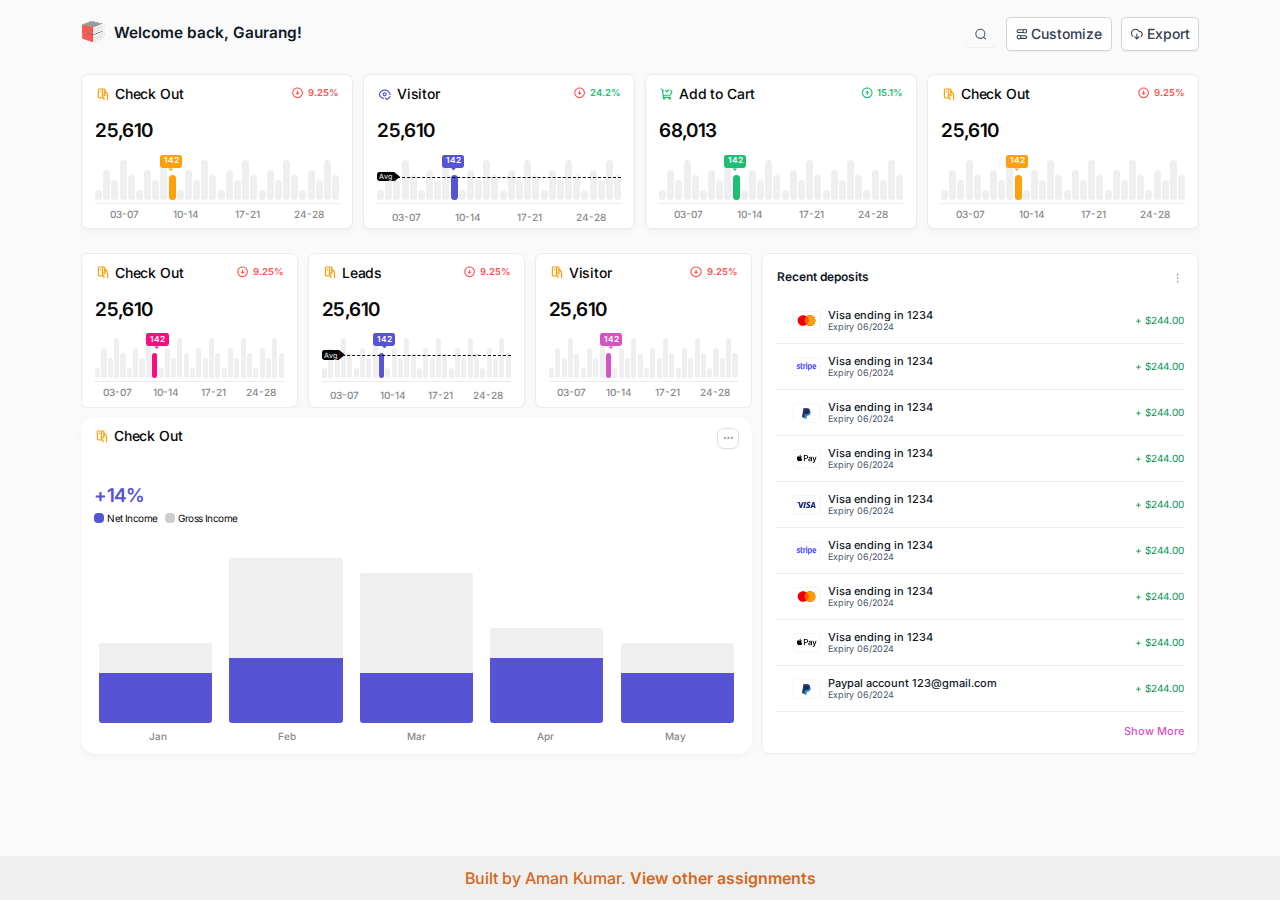
<file: DashboardDesign/index.html>
<!DOCTYPE html>
<html lang="en">
  <head>
    <meta charset="UTF-8" />
    <meta name="viewport" content="width=device-width, initial-scale=1.0" />

    <!-- import Google Fonts: Inter and SF Pro -->
    <link
      rel="stylesheet"
      href="https://fonts.googleapis.com/css2?family=Inter:wght@400;500;600;700&display=swap"
    />

    <!-- import font awesome -->
    <link
      rel="stylesheet"
      href="https://cdnjs.cloudflare.com/ajax/libs/font-awesome/5.15.3/css/all.min.css"
    />
    <link rel="stylesheet" href="styles/header.css" />
    <link rel="stylesheet" href="styles/data.css" />
    <link rel="stylesheet" href="styles/masonry.css" />
    <title>GlobalRank</title>
  </head>
  <body>
    <div class="main">
      <section class="header">
        <div class="logo">
          <img src="images/cb_half_grey with clear space 1.png" alt="" />
        </div>
        <div class="header-interaction">
          <div class="left-header">
            <div class="welcome">Welcome back, Gaurang!</div>
          </div>
          <div class="right-header">
            <div class="search button">
              <img src="images/search-lg.svg" alt="" class="search-icon" />
            </div>
            <div class="customize button">
              <img src="images/settings-03.svg" alt="" class="customize-icon" />
              <span>Customize</span>
            </div>

            <div class="export button">
              <img
                src="images/download-cloud-02.svg"
                alt=""
                class="export-icon"
              />
              <span>Export</span>
            </div>
          </div>
        </div>
      </section>
      <section class="data-charts">
        <div class="chart card">
          <div class="chart-header">
            <div class="chart-header-left">
              <svg
                xmlns="http://www.w3.org/2000/svg"
                width="15"
                height="15"
                viewBox="0 0 15 15"
                fill="none"
              >
                <path
                  d="M9.91821 6.45411L9.91821 2.88681C9.91821 2.39426 9.51893 1.99498 9.02639 1.99498L4.26998 1.99498C3.77744 1.99498 3.37816 2.39426 3.37816 2.88681L3.37816 10.0214C3.37816 10.514 3.77744 10.9132 4.26998 10.9132L8.72911 10.9132"
                  stroke="#FF9F0A"
                  stroke-width="1.1891"
                  stroke-linejoin="round"
                />
                <path
                  d="M7.54001 1.99498L7.54001 7.94048"
                  stroke="#FF9F0A"
                  stroke-width="1.1891"
                />
                <path
                  d="M5.45908 4.37317L5.45908 4.86863"
                  stroke="#FF9F0A"
                  stroke-width="1.1891"
                  stroke-linecap="round"
                />
                <path
                  d="M9.02639 12.6969V11.5078L7.32406 9.07588C7.10509 8.76307 7.14229 8.3382 7.4123 8.0682V8.0682C7.66322 7.81727 8.05103 7.76534 8.35913 7.9414L9.91822 8.8323V4.0759L10.9973 5.03506C12.0127 5.93767 12.5937 7.23143 12.5937 8.59004V12.6969"
                  stroke="#FF9F0A"
                  stroke-width="1.1891"
                  stroke-linecap="round"
                  stroke-linejoin="round"
                />
              </svg>

              <div class="chart-title">Check Out</div>
            </div>
            <div class="chart-header-right">
              <img src="images/Frame.svg" alt="" class="chart-logo" />

              <div class="percentage red">9.25%</div>
            </div>
          </div>
          <div class="chart-body">
            <div class="chart-main-value">25,610</div>
            <div class="data-plot">
              <div class="data-chart-area">
                <div class="data-bars">
                  <div class="bar-grey bar1"></div>
                  <div class="bar-grey bar2"></div>
                  <div class="bar-grey bar3"></div>
                  <div class="bar-grey bar4"></div>
                  <div class="bar-grey bar5"></div>
                  <div class="bar-grey bar1"></div>
                  <div class="bar-grey bar2"></div>
                  <div class="bar-grey bar3"></div>
                  <div class="bar-grey bar4"></div>
                  <div class="bar-grey bar-orange bar5">
                    <div class="data-tag">
                      <div class="data-tag-box">142</div>
                      <svg
                        xmlns="http://www.w3.org/2000/svg"
                        width="6"
                        height="3"
                        viewBox="0 0 6 3"
                        fill="none"
                      >
                        <path
                          d="M3.19986 2.48798C2.96768 2.72016 2.59123 2.72016 2.35904 2.48798L0.401251 0.530185L5.15765 0.530185L3.19986 2.48798Z"
                          fill="#FF9F0A"
                        />
                      </svg>
                    </div>
                  </div>
                  <div class="bar-grey bar1"></div>
                  <div class="bar-grey bar2"></div>
                  <div class="bar-grey bar3"></div>
                  <div class="bar-grey bar4"></div>
                  <div class="bar-grey bar5"></div>
                  <div class="bar-grey bar1"></div>
                  <div class="bar-grey bar2"></div>
                  <div class="bar-grey bar3"></div>
                  <div class="bar-grey bar4"></div>
                  <div class="bar-grey bar5"></div>
                  <div class="bar-grey bar1"></div>
                  <div class="bar-grey bar2"></div>
                  <div class="bar-grey bar3"></div>
                  <div class="bar-grey bar4"></div>
                  <div class="bar-grey bar5"></div>
                  <div class="bar-grey bar1"></div>
                  <div class="bar-grey bar2"></div>
                  <div class="bar-grey bar3"></div>
                  <div class="bar-grey bar4"></div>
                  <div class="bar-grey bar5"></div>

                  <!-- <div class="data-tag">
                    <div class="data-tag-box">142</div>
                    <svg
                      xmlns="http://www.w3.org/2000/svg"
                      width="6"
                      height="3"
                      viewBox="0 0 6 3"
                      fill="none"
                    >
                      <path
                        d="M3.19986 2.48798C2.96768 2.72016 2.59123 2.72016 2.35904 2.48798L0.401251 0.530185L5.15765 0.530185L3.19986 2.48798Z"
                        fill="#FF9F0A"
                      />
                    </svg>
                  </div> -->
                </div>
                <hr class="chart-divider" />
              </div>
              <div class="x-labels">
                <div class="label-box">03-07</div>
                <div class="label-box">10-14</div>
                <div class="label-box">17-21</div>
                <div class="label-box">24-28</div>
              </div>
            </div>
          </div>
        </div>
        <div class="chart card">
          <div class="chart-header">
            <div class="chart-header-left">
              <svg xmlns="http://www.w3.org/2000/svg" width="15" height="15" viewBox="0 0 15 15" fill="none">
  <path d="M13.0052 7.34594C12.2599 4.92785 10.1458 3.18408 7.65424 3.18408C5.16268 3.18408 3.04862 4.92785 2.30328 7.34594C2.9266 9.36814 4.50715 10.9187 6.46521 11.3723" stroke="#5654D4" stroke-width="1.1891" stroke-linecap="round" stroke-linejoin="round"/>
  <circle cx="7.65422" cy="7.34593" r="1.48638" stroke="#5654D4" stroke-width="1.1891" stroke-linejoin="round"/>
  <path d="M8.54608 11.2106L10.0325 12.6969L13.0052 9.7242" stroke="#5654D4" stroke-width="1.1891" stroke-linecap="round" stroke-linejoin="round"/>
</svg>

              <div class="chart-title">Visitor</div>
            </div>
            <div class="chart-header-right">
              <img src="images/Frame.svg" alt="" class="chart-logo" />

              <div class="percentage green-text">24.2%</div>
            </div>
          </div>
          <div class="chart-body">
            <div class="chart-main-value">25,610</div>
            <div class="data-plot">
              <div class="data-chart-area">
                <div class="data-bars">
                  <div class="bar-grey bar1"></div>
                  <div class="bar-grey bar2"></div>
                  <div class="bar-grey bar3"></div>
                  <div class="bar-grey bar4"></div>
                  <div class="bar-grey bar5"></div>
                  <div class="bar-grey bar1"></div>
                  <div class="bar-grey bar2"></div>
                  <div class="bar-grey bar3"></div>
                  <div class="bar-grey bar4"></div>
                  <div class="bar-grey blue bar5">
                    <div class="data-tag">
                      <div class="data-tag-box blue">142</div>
                      <svg
                        xmlns="http://www.w3.org/2000/svg"
                        width="5"
                        height="3"
                        viewBox="0 0 5 3"
                        fill="none"
                      >
                        <path
                          d="M2.8754 2.02801C2.64321 2.2602 2.26676 2.2602 2.03458 2.02801L0.0767877 0.0702236L4.83319 0.070224L2.8754 2.02801Z"
                          fill="#5654D4"
                        />
                      </svg>
                    </div>
                  </div>

                  <div class="bar-grey bar1"></div>
                  <div class="bar-grey bar2"></div>
                  <div class="bar-grey bar3"></div>
                  <div class="bar-grey bar4"></div>
                  <div class="bar-grey bar5"></div>
                  <div class="bar-grey bar1"></div>
                  <div class="bar-grey bar2"></div>
                  <div class="bar-grey bar3"></div>
                  <div class="bar-grey bar4"></div>
                  <div class="bar-grey bar5"></div>
                  <div class="bar-grey bar1"></div>
                  <div class="bar-grey bar2"></div>
                  <div class="bar-grey bar3"></div>
                  <div class="bar-grey bar4"></div>
                  <div class="bar-grey bar5"></div>
                  <div class="bar-grey bar1"></div>
                  <div class="bar-grey bar2"></div>
                  <div class="bar-grey bar3"></div>
                  <div class="bar-grey bar4"></div>
                  <div class="bar-grey bar5"></div>
                </div>

                <hr class="chart-divider" />
                <div class="parent-element"><hr class="avg-line" /></div>
                <div class="avg-tag">
                  <div class="avg-tag-box">Avg</div>
                  <img
                    src="images/Polygon 8 (2).svg"
                    alt=""
                    style="display: block"
                  />
                </div>
              </div>

              <div class="x-labels">
                <div class="label-box">03-07</div>
                <div class="label-box">10-14</div>
                <div class="label-box">17-21</div>
                <div class="label-box">24-28</div>
              </div>
            </div>
          </div>
        </div>
        <div class="chart card">
          <div class="chart-header">
            <div class="chart-header-left">
              <svg xmlns="http://www.w3.org/2000/svg" width="15" height="15" viewBox="0 0 15 15" fill="none">
  <path d="M6.57922 3.48135L7.76832 4.96773L10.1465 2.58952" stroke="#1DBF73" stroke-width="1.1891" stroke-linecap="round" stroke-linejoin="round"/>
  <path d="M3.60651 3.77863H4.49833M4.49833 8.23775H10.5625C11.052 8.23775 11.4914 7.93784 11.6698 7.48205L12.8018 4.58987C12.9544 4.19994 12.6669 3.77863 12.2481 3.77863H11.6329" stroke="#1DBF73" stroke-width="1.1891" stroke-linecap="round" stroke-linejoin="round"/>
  <path d="M2.12012 1.99498H2.27792C2.86967 1.99498 3.37138 2.43011 3.45507 3.01592L4.35247 9.29775C4.43616 9.88356 4.93786 10.3187 5.52962 10.3187H10.7411" stroke="#1DBF73" stroke-width="1.1891" stroke-linecap="round" stroke-linejoin="round"/>
  <ellipse cx="10.7411" cy="11.2105" rx="0.891826" ry="0.891826" transform="rotate(90 10.7411 11.2105)" stroke="#1DBF73" stroke-width="1.1891" stroke-linejoin="round"/>
  <ellipse cx="5.09285" cy="11.2105" rx="0.891826" ry="0.891826" transform="rotate(90 5.09285 11.2105)" stroke="#1DBF73" stroke-width="1.1891" stroke-linejoin="round"/>
</svg>

              <div class="chart-title">Add to Cart</div>
            </div>
            <div class="chart-header-right">
              <img src="images/Frame (1).svg" alt="" class="chart-logo" />

              <div class="percentage green-text">15.1%</div>
            </div>
          </div>
          <div class="chart-body">
            <div class="chart-main-value">68,013</div>
            <div class="data-plot">
              <div class="data-chart-area">
                <div class="data-bars">
                  <div class="bar-grey bar1"></div>
                  <div class="bar-grey bar2"></div>
                  <div class="bar-grey bar3"></div>
                  <div class="bar-grey bar4"></div>
                  <div class="bar-grey bar5"></div>
                  <div class="bar-grey bar1"></div>
                  <div class="bar-grey bar2"></div>
                  <div class="bar-grey bar3"></div>
                  <div class="bar-grey bar4"></div>
                  <div class="bar-grey bar-green bar5">
                    <div class="data-tag">
                      <div class="data-tag-box green">142</div>
                      <svg
                        xmlns="http://www.w3.org/2000/svg"
                        width="6"
                        height="3"
                        viewBox="0 0 6 3"
                        fill="none"
                      >
                        <path
                          d="M3.19986 2.48798C2.96768 2.72016 2.59123 2.72016 2.35904 2.48798L0.401251 0.530185L5.15765 0.530185L3.19986 2.48798Z"
                          fill="#1DBF73"
                        />
                      </svg>
                    </div>
                  </div>
                  <div class="bar-grey bar1"></div>
                  <div class="bar-grey bar2"></div>
                  <div class="bar-grey bar3"></div>
                  <div class="bar-grey bar4"></div>
                  <div class="bar-grey bar5"></div>
                  <div class="bar-grey bar1"></div>
                  <div class="bar-grey bar2"></div>
                  <div class="bar-grey bar3"></div>
                  <div class="bar-grey bar4"></div>
                  <div class="bar-grey bar5"></div>
                  <div class="bar-grey bar1"></div>
                  <div class="bar-grey bar2"></div>
                  <div class="bar-grey bar3"></div>
                  <div class="bar-grey bar4"></div>
                  <div class="bar-grey bar5"></div>
                  <div class="bar-grey bar1"></div>
                  <div class="bar-grey bar2"></div>
                  <div class="bar-grey bar3"></div>
                  <div class="bar-grey bar4"></div>
                  <div class="bar-grey bar5"></div>
                </div>
                <hr class="chart-divider" />
              </div>
              <div class="x-labels">
                <div class="label-box">03-07</div>
                <div class="label-box">10-14</div>
                <div class="label-box">17-21</div>
                <div class="label-box">24-28</div>
              </div>
            </div>
          </div>
        </div>
        <div class="chart card">
          <div class="chart-header">
            <div class="chart-header-left">
              <svg
                xmlns="http://www.w3.org/2000/svg"
                width="15"
                height="15"
                viewBox="0 0 15 15"
                fill="none"
              >
                <path
                  d="M9.91821 6.45411L9.91821 2.88681C9.91821 2.39426 9.51893 1.99498 9.02639 1.99498L4.26998 1.99498C3.77744 1.99498 3.37816 2.39426 3.37816 2.88681L3.37816 10.0214C3.37816 10.514 3.77744 10.9132 4.26998 10.9132L8.72911 10.9132"
                  stroke="#FF9F0A"
                  stroke-width="1.1891"
                  stroke-linejoin="round"
                />
                <path
                  d="M7.54001 1.99498L7.54001 7.94048"
                  stroke="#FF9F0A"
                  stroke-width="1.1891"
                />
                <path
                  d="M5.45908 4.37317L5.45908 4.86863"
                  stroke="#FF9F0A"
                  stroke-width="1.1891"
                  stroke-linecap="round"
                />
                <path
                  d="M9.02639 12.6969V11.5078L7.32406 9.07588C7.10509 8.76307 7.14229 8.3382 7.4123 8.0682V8.0682C7.66322 7.81727 8.05103 7.76534 8.35913 7.9414L9.91822 8.8323V4.0759L10.9973 5.03506C12.0127 5.93767 12.5937 7.23143 12.5937 8.59004V12.6969"
                  stroke="#FF9F0A"
                  stroke-width="1.1891"
                  stroke-linecap="round"
                  stroke-linejoin="round"
                />
              </svg>

              <div class="chart-title">Check Out</div>
            </div>
            <div class="chart-header-right">
              <img src="images/Frame.svg" alt="" class="chart-logo" />

              <div class="percentage red">9.25%</div>
            </div>
          </div>
          <div class="chart-body">
            <div class="chart-main-value">25,610</div>
            <div class="data-plot">
              <div class="data-chart-area">
                <div class="data-bars">
                  <div class="bar-grey bar1"></div>
                  <div class="bar-grey bar2"></div>
                  <div class="bar-grey bar3"></div>
                  <div class="bar-grey bar4"></div>
                  <div class="bar-grey bar5"></div>
                  <div class="bar-grey bar1"></div>
                  <div class="bar-grey bar2"></div>
                  <div class="bar-grey bar3"></div>
                  <div class="bar-grey bar4"></div>
                  <div class="bar-grey bar-orange bar5">
                    <div class="data-tag">
                      <div class="data-tag-box">142</div>
                      <svg
                        xmlns="http://www.w3.org/2000/svg"
                        width="6"
                        height="3"
                        viewBox="0 0 6 3"
                        fill="none"
                      >
                        <path
                          d="M3.19986 2.48798C2.96768 2.72016 2.59123 2.72016 2.35904 2.48798L0.401251 0.530185L5.15765 0.530185L3.19986 2.48798Z"
                          fill="#FF9F0A"
                        />
                      </svg>
                    </div>
                  </div>
                  <div class="bar-grey bar1"></div>
                  <div class="bar-grey bar2"></div>
                  <div class="bar-grey bar3"></div>
                  <div class="bar-grey bar4"></div>
                  <div class="bar-grey bar5"></div>
                  <div class="bar-grey bar1"></div>
                  <div class="bar-grey bar2"></div>
                  <div class="bar-grey bar3"></div>
                  <div class="bar-grey bar4"></div>
                  <div class="bar-grey bar5"></div>
                  <div class="bar-grey bar1"></div>
                  <div class="bar-grey bar2"></div>
                  <div class="bar-grey bar3"></div>
                  <div class="bar-grey bar4"></div>
                  <div class="bar-grey bar5"></div>
                  <div class="bar-grey bar1"></div>
                  <div class="bar-grey bar2"></div>
                  <div class="bar-grey bar3"></div>
                  <div class="bar-grey bar4"></div>
                  <div class="bar-grey bar5"></div>

                  <!-- <div class="data-tag">
                    <div class="data-tag-box">142</div>
                    <svg
                      xmlns="http://www.w3.org/2000/svg"
                      width="6"
                      height="3"
                      viewBox="0 0 6 3"
                      fill="none"
                    >
                      <path
                        d="M3.19986 2.48798C2.96768 2.72016 2.59123 2.72016 2.35904 2.48798L0.401251 0.530185L5.15765 0.530185L3.19986 2.48798Z"
                        fill="#FF9F0A"
                      />
                    </svg>
                  </div> -->
                </div>
                <hr class="chart-divider" />
              </div>
              <div class="x-labels">
                <div class="label-box">03-07</div>
                <div class="label-box">10-14</div>
                <div class="label-box">17-21</div>
                <div class="label-box">24-28</div>
              </div>
            </div>
          </div>
        </div>
      </section>
      <section class="data-charts-masonry">
        <div class="left-column">
          <section class="data-charts">
            <div class="chart card">
              <div class="chart-header">
                <div class="chart-header-left">
                  <svg
                    xmlns="http://www.w3.org/2000/svg"
                    width="15"
                    height="15"
                    viewBox="0 0 15 15"
                    fill="none"
                  >
                    <path
                      d="M9.91821 6.45411L9.91821 2.88681C9.91821 2.39426 9.51893 1.99498 9.02639 1.99498L4.26998 1.99498C3.77744 1.99498 3.37816 2.39426 3.37816 2.88681L3.37816 10.0214C3.37816 10.514 3.77744 10.9132 4.26998 10.9132L8.72911 10.9132"
                      stroke="#FF9F0A"
                      stroke-width="1.1891"
                      stroke-linejoin="round"
                    />
                    <path
                      d="M7.54001 1.99498L7.54001 7.94048"
                      stroke="#FF9F0A"
                      stroke-width="1.1891"
                    />
                    <path
                      d="M5.45908 4.37317L5.45908 4.86863"
                      stroke="#FF9F0A"
                      stroke-width="1.1891"
                      stroke-linecap="round"
                    />
                    <path
                      d="M9.02639 12.6969V11.5078L7.32406 9.07588C7.10509 8.76307 7.14229 8.3382 7.4123 8.0682V8.0682C7.66322 7.81727 8.05103 7.76534 8.35913 7.9414L9.91822 8.8323V4.0759L10.9973 5.03506C12.0127 5.93767 12.5937 7.23143 12.5937 8.59004V12.6969"
                      stroke="#FF9F0A"
                      stroke-width="1.1891"
                      stroke-linecap="round"
                      stroke-linejoin="round"
                    />
                  </svg>

                  <div class="chart-title">Check Out</div>
                </div>
                <div class="chart-header-right">
                  <img src="images/Frame.svg" alt="" class="chart-logo" />

                  <div class="percentage red">9.25%</div>
                </div>
              </div>
              <div class="chart-body">
                <div class="chart-main-value">25,610</div>
                <div class="data-plot">
                  <div class="data-chart-area">
                    <div class="data-bars">
                      <div class="bar-grey bar1"></div>
                      <div class="bar-grey bar2"></div>
                      <div class="bar-grey bar3"></div>
                      <div class="bar-grey bar4"></div>
                      <div class="bar-grey bar5"></div>
                      <div class="bar-grey bar1"></div>
                      <div class="bar-grey bar2"></div>
                      <div class="bar-grey bar3"></div>
                      <div class="bar-grey bar4"></div>
                      <div class="bar-grey bar-pink bar5">
                        <div class="data-tag">
                          <div class="data-tag-box pink">142</div>
                          <svg
                            xmlns="http://www.w3.org/2000/svg"
                            width="6"
                            height="3"
                            viewBox="0 0 6 3"
                            fill="none"
                          >
                            <path
                              d="M3.19986 2.48798C2.96768 2.72016 2.59123 2.72016 2.35904 2.48798L0.401251 0.530185L5.15765 0.530185L3.19986 2.48798Z"
                              fill="#FF0A80"
                            />
                          </svg>
                        </div>
                      </div>
                      <div class="bar-grey bar1"></div>
                      <div class="bar-grey bar2"></div>
                      <div class="bar-grey bar3"></div>
                      <div class="bar-grey bar4"></div>
                      <div class="bar-grey bar5"></div>
                      <div class="bar-grey bar1"></div>
                      <div class="bar-grey bar2"></div>
                      <div class="bar-grey bar3"></div>
                      <div class="bar-grey bar4"></div>
                      <div class="bar-grey bar5"></div>
                      <div class="bar-grey bar1"></div>
                      <div class="bar-grey bar2"></div>
                      <div class="bar-grey bar3"></div>
                      <div class="bar-grey bar4"></div>
                      <div class="bar-grey bar5"></div>
                      <div class="bar-grey bar1"></div>
                      <div class="bar-grey bar2"></div>
                      <div class="bar-grey bar3"></div>
                      <div class="bar-grey bar4"></div>
                      <div class="bar-grey bar5"></div>
                    </div>
                    <hr class="chart-divider" />
                  </div>
                  <div class="x-labels">
                    <div class="label-box">03-07</div>
                    <div class="label-box">10-14</div>
                    <div class="label-box">17-21</div>
                    <div class="label-box">24-28</div>
                  </div>
                </div>
              </div>
            </div>
            <div class="chart card">
              <div class="chart-header">
                <div class="chart-header-left">
                  <svg
                    xmlns="http://www.w3.org/2000/svg"
                    width="15"
                    height="15"
                    viewBox="0 0 15 15"
                    fill="none"
                  >
                    <path
                      d="M9.91821 6.45411L9.91821 2.88681C9.91821 2.39426 9.51893 1.99498 9.02639 1.99498L4.26998 1.99498C3.77744 1.99498 3.37816 2.39426 3.37816 2.88681L3.37816 10.0214C3.37816 10.514 3.77744 10.9132 4.26998 10.9132L8.72911 10.9132"
                      stroke="#FF9F0A"
                      stroke-width="1.1891"
                      stroke-linejoin="round"
                    />
                    <path
                      d="M7.54001 1.99498L7.54001 7.94048"
                      stroke="#FF9F0A"
                      stroke-width="1.1891"
                    />
                    <path
                      d="M5.45908 4.37317L5.45908 4.86863"
                      stroke="#FF9F0A"
                      stroke-width="1.1891"
                      stroke-linecap="round"
                    />
                    <path
                      d="M9.02639 12.6969V11.5078L7.32406 9.07588C7.10509 8.76307 7.14229 8.3382 7.4123 8.0682V8.0682C7.66322 7.81727 8.05103 7.76534 8.35913 7.9414L9.91822 8.8323V4.0759L10.9973 5.03506C12.0127 5.93767 12.5937 7.23143 12.5937 8.59004V12.6969"
                      stroke="#FF9F0A"
                      stroke-width="1.1891"
                      stroke-linecap="round"
                      stroke-linejoin="round"
                    />
                  </svg>

                  <div class="chart-title">Leads</div>
                </div>
                <div class="chart-header-right">
                  <img src="images/Frame.svg" alt="" class="chart-logo" />

                  <div class="percentage red">9.25%</div>
                </div>
              </div>
              <div class="chart-body">
                <div class="chart-main-value">25,610</div>
                <div class="data-plot">
                  <div class="data-chart-area">
                    <div class="data-bars">
                      <div class="bar-grey bar1"></div>
                      <div class="bar-grey bar2"></div>
                      <div class="bar-grey bar3"></div>
                      <div class="bar-grey bar4"></div>
                      <div class="bar-grey bar5"></div>
                      <div class="bar-grey bar1"></div>
                      <div class="bar-grey bar2"></div>
                      <div class="bar-grey bar3"></div>
                      <div class="bar-grey bar4"></div>
                      <div class="bar-grey blue bar5">
                        <div class="data-tag">
                          <div class="data-tag-box blue">142</div>
                          <svg
                            xmlns="http://www.w3.org/2000/svg"
                            width="5"
                            height="3"
                            viewBox="0 0 5 3"
                            fill="none"
                          >
                            <path
                              d="M2.8754 2.02801C2.64321 2.2602 2.26676 2.2602 2.03458 2.02801L0.0767877 0.0702236L4.83319 0.070224L2.8754 2.02801Z"
                              fill="#5654D4"
                            />
                          </svg>
                        </div>
                      </div>

                      <div class="bar-grey bar1"></div>
                      <div class="bar-grey bar2"></div>
                      <div class="bar-grey bar3"></div>
                      <div class="bar-grey bar4"></div>
                      <div class="bar-grey bar5"></div>
                      <div class="bar-grey bar1"></div>
                      <div class="bar-grey bar2"></div>
                      <div class="bar-grey bar3"></div>
                      <div class="bar-grey bar4"></div>
                      <div class="bar-grey bar5"></div>
                      <div class="bar-grey bar1"></div>
                      <div class="bar-grey bar2"></div>
                      <div class="bar-grey bar3"></div>
                      <div class="bar-grey bar4"></div>
                      <div class="bar-grey bar5"></div>
                      <div class="bar-grey bar1"></div>
                      <div class="bar-grey bar2"></div>
                      <div class="bar-grey bar3"></div>
                      <div class="bar-grey bar4"></div>
                      <div class="bar-grey bar5"></div>
                    </div>

                    <hr class="chart-divider" />
                    <div class="parent-element"><hr class="avg-line" /></div>
                    <div class="avg-tag">
                      <div class="avg-tag-box">Avg</div>
                      <img
                        src="images/Polygon 8 (2).svg"
                        alt=""
                        style="display: block"
                      />
                    </div>
                  </div>

                  <div class="x-labels">
                    <div class="label-box">03-07</div>
                    <div class="label-box">10-14</div>
                    <div class="label-box">17-21</div>
                    <div class="label-box">24-28</div>
                  </div>
                </div>
              </div>
            </div>
            <div class="chart card">
              <div class="chart-header">
                <div class="chart-header-left">
                  <svg
                    xmlns="http://www.w3.org/2000/svg"
                    width="15"
                    height="15"
                    viewBox="0 0 15 15"
                    fill="none"
                  >
                    <path
                      d="M9.91821 6.45411L9.91821 2.88681C9.91821 2.39426 9.51893 1.99498 9.02639 1.99498L4.26998 1.99498C3.77744 1.99498 3.37816 2.39426 3.37816 2.88681L3.37816 10.0214C3.37816 10.514 3.77744 10.9132 4.26998 10.9132L8.72911 10.9132"
                      stroke="#FF9F0A"
                      stroke-width="1.1891"
                      stroke-linejoin="round"
                    />
                    <path
                      d="M7.54001 1.99498L7.54001 7.94048"
                      stroke="#FF9F0A"
                      stroke-width="1.1891"
                    />
                    <path
                      d="M5.45908 4.37317L5.45908 4.86863"
                      stroke="#FF9F0A"
                      stroke-width="1.1891"
                      stroke-linecap="round"
                    />
                    <path
                      d="M9.02639 12.6969V11.5078L7.32406 9.07588C7.10509 8.76307 7.14229 8.3382 7.4123 8.0682V8.0682C7.66322 7.81727 8.05103 7.76534 8.35913 7.9414L9.91822 8.8323V4.0759L10.9973 5.03506C12.0127 5.93767 12.5937 7.23143 12.5937 8.59004V12.6969"
                      stroke="#FF9F0A"
                      stroke-width="1.1891"
                      stroke-linecap="round"
                      stroke-linejoin="round"
                    />
                  </svg>

                  <div class="chart-title">Visitor</div>
                </div>
                <div class="chart-header-right">
                  <img src="images/Frame.svg" alt="" class="chart-logo" />

                  <div class="percentage red">9.25%</div>
                </div>
              </div>
              <div class="chart-body">
                <div class="chart-main-value">25,610</div>
                <div class="data-plot">
                  <div class="data-chart-area">
                    <div class="data-bars">
                      <div class="bar-grey bar1"></div>
                      <div class="bar-grey bar2"></div>
                      <div class="bar-grey bar3"></div>
                      <div class="bar-grey bar4"></div>
                      <div class="bar-grey bar5"></div>
                      <div class="bar-grey bar1"></div>
                      <div class="bar-grey bar2"></div>
                      <div class="bar-grey bar3"></div>
                      <div class="bar-grey bar4"></div>
                      <div class="bar-grey bar-purple bar5">
                        <div class="data-tag">
                          <div class="data-tag-box purple">142</div>
                          <svg
                            xmlns="http://www.w3.org/2000/svg"
                            width="6"
                            height="3"
                            viewBox="0 0 6 3"
                            fill="none"
                          >
                            <path
                              d="M3.19986 2.48798C2.96768 2.72016 2.59123 2.72016 2.35904 2.48798L0.401251 0.530185L5.15765 0.530185L3.19986 2.48798Z"
                              fill="#D454C7"
                            />
                          </svg>
                        </div>
                      </div>
                      <div class="bar-grey bar1"></div>
                      <div class="bar-grey bar2"></div>
                      <div class="bar-grey bar3"></div>
                      <div class="bar-grey bar4"></div>
                      <div class="bar-grey bar5"></div>
                      <div class="bar-grey bar1"></div>
                      <div class="bar-grey bar2"></div>
                      <div class="bar-grey bar3"></div>
                      <div class="bar-grey bar4"></div>
                      <div class="bar-grey bar5"></div>
                      <div class="bar-grey bar1"></div>
                      <div class="bar-grey bar2"></div>
                      <div class="bar-grey bar3"></div>
                      <div class="bar-grey bar4"></div>
                      <div class="bar-grey bar5"></div>
                      <div class="bar-grey bar1"></div>
                      <div class="bar-grey bar2"></div>
                      <div class="bar-grey bar3"></div>
                      <div class="bar-grey bar4"></div>
                      <div class="bar-grey bar5"></div>
                    </div>
                    <hr class="chart-divider" />
                  </div>
                  <div class="x-labels">
                    <div class="label-box">03-07</div>
                    <div class="label-box">10-14</div>
                    <div class="label-box">17-21</div>
                    <div class="label-box">24-28</div>
                  </div>
                </div>
              </div>
            </div>
          </section>
          <div class="bar-chart-card">
            <div class="chart-header">
                <div class="chart-header-left">
                  <svg
                    xmlns="http://www.w3.org/2000/svg"
                    width="15"
                    height="15"
                    viewBox="0 0 15 15"
                    fill="none"
                  >
                    <path
                      d="M9.91821 6.45411L9.91821 2.88681C9.91821 2.39426 9.51893 1.99498 9.02639 1.99498L4.26998 1.99498C3.77744 1.99498 3.37816 2.39426 3.37816 2.88681L3.37816 10.0214C3.37816 10.514 3.77744 10.9132 4.26998 10.9132L8.72911 10.9132"
                      stroke="#FF9F0A"
                      stroke-width="1.1891"
                      stroke-linejoin="round"
                    />
                    <path
                      d="M7.54001 1.99498L7.54001 7.94048"
                      stroke="#FF9F0A"
                      stroke-width="1.1891"
                    />
                    <path
                      d="M5.45908 4.37317L5.45908 4.86863"
                      stroke="#FF9F0A"
                      stroke-width="1.1891"
                      stroke-linecap="round"
                    />
                    <path
                      d="M9.02639 12.6969V11.5078L7.32406 9.07588C7.10509 8.76307 7.14229 8.3382 7.4123 8.0682V8.0682C7.66322 7.81727 8.05103 7.76534 8.35913 7.9414L9.91822 8.8323V4.0759L10.9973 5.03506C12.0127 5.93767 12.5937 7.23143 12.5937 8.59004V12.6969"
                      stroke="#FF9F0A"
                      stroke-width="1.1891"
                      stroke-linecap="round"
                      stroke-linejoin="round"
                    />
                  </svg>

                  <div class="chart-title">Check Out</div>
                </div>
                <div class="chart-header-right-more">
                  <svg xmlns="http://www.w3.org/2000/svg" width="15" height="16" viewBox="0 0 15 16" fill="none">
  <path d="M2.90315 7.91126V7.91115C2.90315 7.60801 3.01013 7.3506 3.22662 7.13411C3.44311 6.91762 3.70029 6.81086 4.00296 6.81123H4.00307C4.30621 6.81123 4.56362 6.91822 4.7801 7.1347C4.99659 7.35119 5.10335 7.60837 5.10299 7.91104V7.91115C5.10299 8.21429 4.996 8.4717 4.77951 8.68819C4.56303 8.90467 4.30585 9.01143 4.00317 9.01107H4.00307C3.69993 9.01107 3.44252 8.90408 3.22603 8.68759C3.00954 8.47111 2.90278 8.21393 2.90315 7.91126ZM7.57026 6.81123H7.57037C7.87351 6.81123 8.13092 6.91822 8.34741 7.1347C8.56389 7.35119 8.67066 7.60837 8.67029 7.91104V7.91115C8.67029 8.21429 8.5633 8.4717 8.34681 8.68819C8.13033 8.90467 7.87315 9.01143 7.57048 9.01107H7.57037C7.26723 9.01107 7.00982 8.90408 6.79333 8.68759C6.57685 8.47111 6.47008 8.21393 6.47045 7.91126V7.91115C6.47045 7.60801 6.57744 7.3506 6.79393 7.13411C7.01041 6.91762 7.26759 6.81086 7.57026 6.81123ZM11.1376 6.81123H11.1377C11.4408 6.81123 11.6982 6.91822 11.9147 7.1347C12.1312 7.35119 12.238 7.60837 12.2376 7.91104V7.91115C12.2376 8.21429 12.1306 8.4717 11.9141 8.68819C11.6976 8.90467 11.4405 9.01143 11.1378 9.01107H11.1377C10.8345 9.01107 10.5771 8.90408 10.3606 8.68759C10.1441 8.47111 10.0374 8.21393 10.0378 7.91126V7.91115C10.0378 7.60801 10.1447 7.3506 10.3612 7.13411C10.5777 6.91762 10.8349 6.81086 11.1376 6.81123ZM8.75947 7.91115C8.75947 8.23815 8.64294 8.51818 8.40987 8.75125C8.17681 8.98431 7.89698 9.10065 7.57037 9.10025L8.75947 7.91115ZM12.3268 7.91115C12.3268 8.23815 12.2102 8.51818 11.9772 8.75125C11.7441 8.98431 11.4643 9.10065 11.1377 9.10025L12.3268 7.91115Z" fill="#888888" stroke="white" stroke-width="0.178365"/>
</svg>
                </div>
              </div>
              <div class="chart-value">
                <div>+14%</div>
                <div class="index">
                  <div class="net-income">
                    <div style="width: 10px; height: 10px; background: #5654D4; border-radius: 4px;"></div>
                    <span>Net Income</span>
                  </div>
                  <div class="gross-income">
                    <div style="width: 10px; height: 10px; background: #cdcdcd; border-radius: 4px;"></div>
                    <span>Gross Income</span>
                  </div>
                </div>
                  </div>
              <div class="bar-chart-body">
                <div class="bar-graph-area">
                  
              <div class="stack-bar-plot">
                <div class="stack-bar">
                  <div class="rectangle1"></div>
                  <div class="rectangle2"></div>
                </div>
                <div class="stack-bar">
                  <div class="rectangle3"></div>
                  <div class="rectangle4"></div>
                </div>
                <div class="stack-bar">
                  <div class="rectangle3"></div>
                  <div class="rectangle2"></div>
                </div>
                <div class="stack-bar">
                  <div class="rectangle1"></div>
                  <div class="rectangle4"></div>
                </div>
                <div class="stack-bar">
                  <div class="rectangle1"></div>
                  <div class="rectangle2"></div>
                </div>
                
                
              </div></div>
              
              <div class="x-labels">
                    <div class="label-box">Jan</div>
                    <div class="label-box">Feb</div>
                    <div class="label-box">Mar</div>
                    <div class="label-box">Apr</div>
                    <div class="label-box">May</div>
                  </div>
              </div>
          </div>
        </div>
        <div class="right-column">
          <div class="right-col-content">
            <div class="right-col-header">
              Recent deposits
              <img src="images/dots-vertical.svg" alt="" />
            </div>
            <div class="table">
              
                <div class="table-row">
                  <div class="row-left">
                  <div class="payment-logo"><img src="images/Payment method icon (1).svg" alt=""></div>
                  <div class="payment-info">
                    <div class="payment-title">Visa ending in 1234</div>
                    <div class="payment-subtitle">Expiry 06/2024</div>
                </div>
                
                </div>
                <div class="amount">+ $244.00</div>
              </div>
              <div class="table-row">
                  <div class="row-left">
                  <div class="payment-logo"><img src="images/Payment method icon (2).svg" alt=""></div>
                  <div class="payment-info">
                    <div class="payment-title">Visa ending in 1234</div>
                    <div class="payment-subtitle">Expiry 06/2024</div>
                </div>
                
                </div>
                <div class="amount">+ $244.00</div>
              </div>
              <div class="table-row">
                  <div class="row-left">
                  <div class="payment-logo"><img src="images/Payment method icon (3).svg" alt=""></div>
                  <div class="payment-info">
                    <div class="payment-title">Visa ending in 1234</div>
                    <div class="payment-subtitle">Expiry 06/2024</div>
                </div>
                
                </div>
                <div class="amount">+ $244.00</div>
              </div>
              <div class="table-row">
                  <div class="row-left">
                  <div class="payment-logo"><img src="images/Payment method icon (4).svg" alt=""></div>
                  <div class="payment-info">
                    <div class="payment-title">Visa ending in 1234</div>
                    <div class="payment-subtitle">Expiry 06/2024</div>
                </div>
                
                </div>
                <div class="amount">+ $244.00</div>
              </div>
              <div class="table-row">
                  <div class="row-left">
                  <div class="payment-logo"><img src="images/Payment method icon.svg" alt=""></div>
                  <div class="payment-info">
                    <div class="payment-title">Visa ending in 1234</div>
                    <div class="payment-subtitle">Expiry 06/2024</div>
                </div>
                
                </div>
                <div class="amount">+ $244.00</div>
              </div>
              <div class="table-row">
                  <div class="row-left">
                  <div class="payment-logo"><img src="images/Payment method icon (2).svg" alt=""></div>
                  <div class="payment-info">
                    <div class="payment-title">Visa ending in 1234</div>
                    <div class="payment-subtitle">Expiry 06/2024</div>
                </div>
                
                </div>
                <div class="amount">+ $244.00</div>
              </div>
              <div class="table-row">
                  <div class="row-left">
                  <div class="payment-logo"><img src="images/Payment method icon (1).svg" alt=""></div>
                  <div class="payment-info">
                    <div class="payment-title">Visa ending in 1234</div>
                    <div class="payment-subtitle">Expiry 06/2024</div>
                </div>
                
                </div>
                <div class="amount">+ $244.00</div>
              </div>
              <div class="table-row">
                  <div class="row-left">
                  <div class="payment-logo"><img src="images/Payment method icon (4).svg" alt=""></div>
                  <div class="payment-info">
                    <div class="payment-title">Visa ending in 1234</div>
                    <div class="payment-subtitle">Expiry 06/2024</div>
                </div>
                
                </div>
                <div class="amount">+ $244.00</div>
              </div>
              <div class="table-row">
                  <div class="row-left">
                  <div class="payment-logo"><img src="images/Payment method icon (3).svg" alt=""></div>
                  <div class="payment-info">
                    <div class="payment-title">Paypal account 123@gmail.com</div>
                    <div class="payment-subtitle">Expiry 06/2024</div>
                </div>
                
                </div>
                <div class="amount">+ $244.00</div>
              </div>

              
            
            
          </div>
          <div class="table-footer">Show More</div>
        </div>
      </section>
      
    </div>
    <div class="sticky">
        <p>Built by Aman Kumar. <a href="../index.html">View other assignments</a></p>
    </div>
  </body>
</html>
</file>
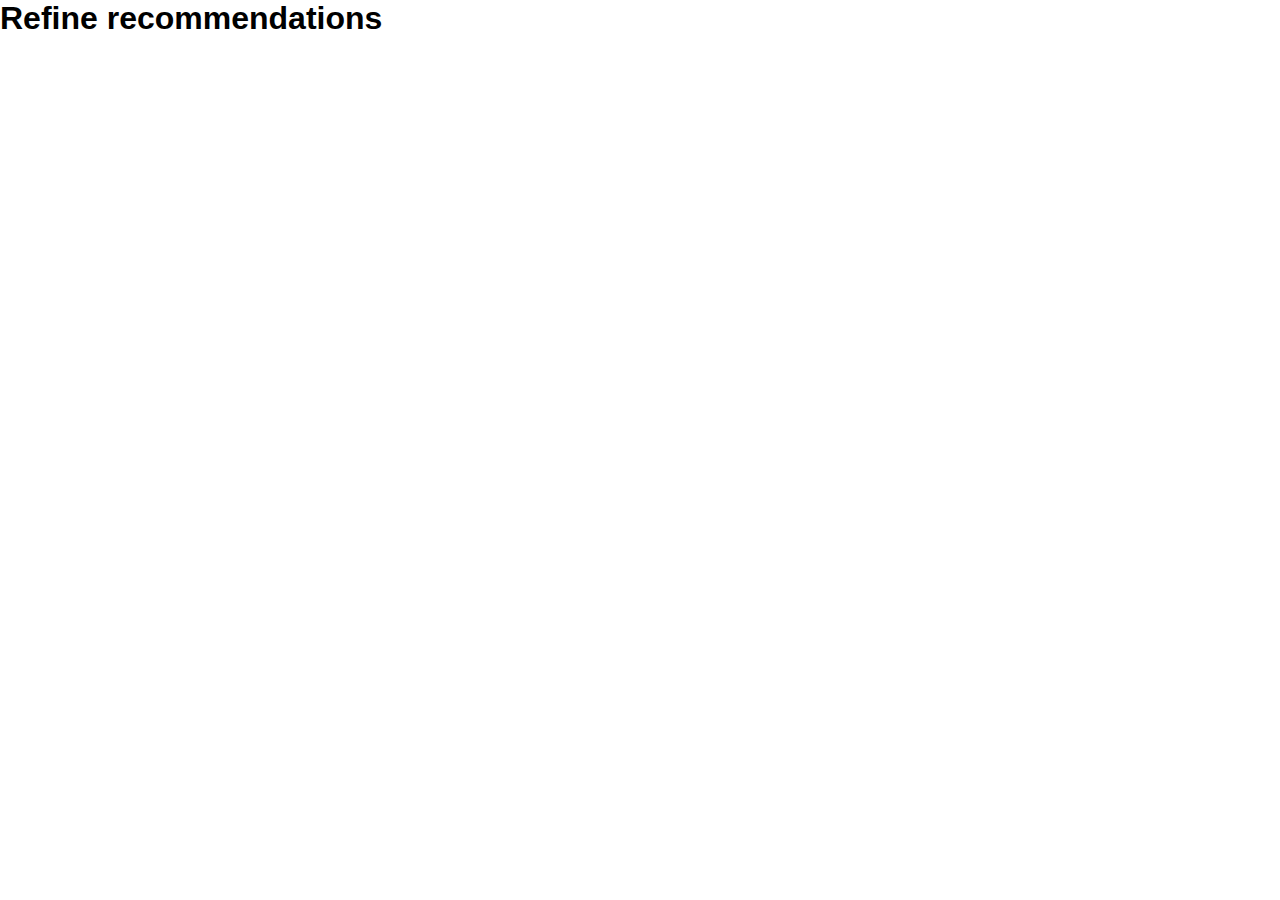
<file: MediumClone/suggestions.html>
<!DOCTYPE html>
<html lang="en">

<head>
    <meta charset="UTF-8">
    <meta name="viewport" content="width=device-width, initial-scale=1.0">
    <title>Suggestions - Medium Clone</title>
    <link rel="stylesheet" href="style.css">
</head>

<body>
    <h1>Refine recommendations</h1>
</body>

</html>
</file>
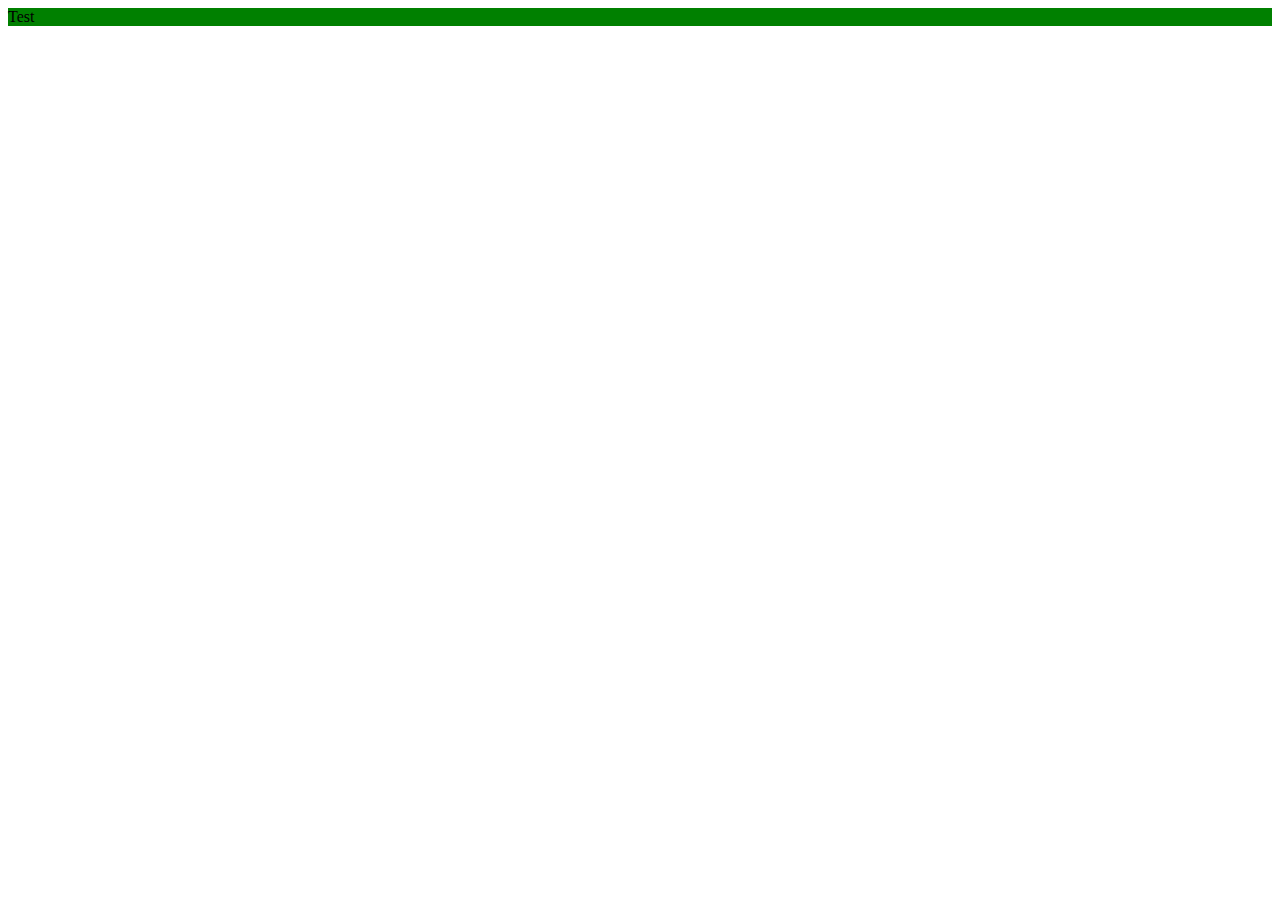
<file: MediumClone/test.html>
<!DOCTYPE html>
<html>
<head>
  <meta name="viewport" content="width=device-width, initial-scale=1.0">
  <style>
    .right-icons {
      display: flex;
      gap: 20px;
      background: green;
    }
    @media screen and (max-width: 768px) {
      .right-icons {
        display: none !important;
        background: red;
      }
    }
  </style>
</head>
<body>
  <div class="right-icons">Test</div>
</body>
</html>
</file>
<file: DashboardDesign/styles/header.css>
* {
  margin: 0;
  padding: 0;
  box-sizing: border-box;
  font-family: Inter, "sans-serif";
  font-weight: 500;
}

@font-face {
  font-family: "San Francisco";
  font-weight: 400;
  src: url("https://applesocial.s3.amazonaws.com/assets/styles/fonts/sanfrancisco/sanfranciscodisplay-regular-webfont.woff");
}
h1 {
  font-family: "San Francisco", sans-serif;
  font-size: 24px;
}
body {
  background: #fafafa;
  height: 100svh;
}
.main {
  width: 100%;
  max-width: 1142px;
  display: flex;
  margin: auto;
  flex-direction: column;
  align-items: center;
  flex: 1 0 0;
  align-self: stretch;
}
.header {
  display: flex;
  padding: 16.647px 11.891px 11.891px 11.891px;
  justify-content: space-between;
  align-items: center;
  gap: 9.513px;
  align-self: stretch;
  background: #fafafa;
}
.logo {
  width: 24px;
}
.logo img {
  width: 24px;
}
.header-interaction {
  display: flex;
  width: 100%;
  justify-content: space-between;
  align-items: center;
}
@media screen and (max-width: 562px) {
  .header-interaction {
    align-items: start;
  }
}
.left-header,
.right-header {
  display: flex;
  gap: 9.513px;
  align-items: center;
}

.welcome {
  color: #101828;
  font-family: Inter;
  font-size: 15.458px;
  font-style: normal;
  font-weight: 600;
  line-height: 22.593px; /* 146.154% */
}
.button {
  display: flex;
  padding: 5.946px 8.324px;
  justify-content: center;
  align-items: center;
  gap: 2.378px;
  border-radius: var(--radius-md, 4.756px);
  border: 0.595px solid #d0d5dd;
  background: #fff;
  box-shadow: 0px 0.595px 1.189px 0px rgba(16, 24, 40, 0.05);
  color: #344054;

  /* Text sm/Semibold */
  font-family: Inter;
  font-size: 14px;
  font-style: normal;
  font-weight: 600;
  line-height: 20px; /* 142.857% */
}
.search {
  border: 0;
  background: #fafafa;
}

.customize-icon,
.export-icon,
.search-icon {
  width: 14px;
  height: 14px;
}
</file>
<file: DashboardDesign/styles/data.css>
.data-charts {
  display: flex;
  width: 100%;
  flex-wrap: wrap;
  overflow: hidden;
  padding: 12px;

  justify-content: space-between;
  align-items: flex-start;
  gap: 10px;
  align-self: stretch;
}
.data-chart-area {
  position: relative;
}

.chart {
  display: flex;
  height: 154.583px;
  min-width: 200px;
  max-width: 272px;
  min-height: 154.583px;
  max-height: 154.583px;
  overflow: hidden;
  padding: 10.702px 13.08px 8.324px 13.08px;
  flex-direction: column;
  align-items: flex-start;
  gap: 16.647px;
  flex: 1 1 0;
  border-radius: 7.135px;
  border: 0.595px solid #eaecf0;
  background: #fff;
  box-shadow: 0px 3.567px 5.946px 0px rgba(177, 177, 177, 0.08),
    0px 0.595px 1.784px 0px rgba(0, 0, 0, 0.02);
}
/* for mobile screen change flex direction of .data-charts to column */
@media screen and (max-width: 576px) {
  .data-charts {
    flex-direction: column;
    align-items: center;
  }
  .chart {
    width: 100%;
    max-width: 550px;
  }
}
.chart-header {
  display: flex;
  justify-content: space-between;
  width: 100%;
  align-items: flex-start;
  align-self: stretch;
}
.chart-header-left {
  display: flex;
  align-items: center;
  gap: 4.756px;
  color: #080808;
  font-family: Inter;
  font-size: 14px;
  font-style: normal;
  font-weight: 600;
  line-height: 16.647px; /* 140% */
  letter-spacing: -0.119px;
}
.chart-header-right {
  display: flex;
  align-items: center;
  gap: 3px;
}
.chart-logo {
  width: 14.269px;
  height: 14.269px;
  align-items: center;
}

.red {
  color: #fc5452;
  font-family: "inter";
  font-size: 9.513px;
  font-style: normal;
  font-weight: 600;
  line-height: 9.513px; /* 100% */
}
.green-text {
  color: #1dbf73;
  font-family: "inter";
  font-size: 9.513px;
  font-style: normal;
  font-weight: 600;
  line-height: 9.513px; /* 100% */
}
.chart-body {
  display: flex;
  flex-direction: column;
  align-items: flex-start;
  gap: 16.647px;
  align-self: stretch;
}
.chart-main-value {
  color: #080808;
  font-family: "inter";
  font-size: 19.026px;
  font-style: normal;
  font-weight: 600;
  line-height: 23.782px; /* 125% */
  letter-spacing: -0.571px;
}
.data-plot {
  display: flex;
  flex-direction: column;
  align-items: flex-start;
  gap: 2.378px;
  align-self: stretch;
}

.data-bars {
  display: flex;
  align-items: flex-end;
  gap: 1.189px;
  align-self: stretch;
  position: relative;
}

.data-chart-area {
  display: flex;
  flex-direction: column;
  align-items: flex-start;
  gap: 3px;
  align-self: stretch;
}

.bar-grey {
  height: 25.186px;
  /* width: 10px; */
  flex: 1 0 0;
  border-radius: 59.455px;
  background: #efefef;
}
.bar1 {
  height: 10px;
}
.bar2 {
  height: 30px;
}
.bar3 {
  height: 20px;
}
.bar4 {
  height: 50px;
}
.bar4 {
  height: 40px;
}

.chart-divider {
  width: 100%;
  height: 1px;
  background: #e9e9e9;
  stroke-width: 0;
  border: 0;
}
.x-labels {
  display: flex;
  justify-content: space-between;
  align-items: center;
  gap: 2.378px;
  align-self: stretch;
}
.data-tag {
  display: flex;
  width: 30.368px;
  flex-direction: column;
  justify-content: center;
  align-items: center;
  position: absolute;
  left: 25%;
  top: -5px;
}

/* for mobile screen */
@media screen and (max-width: 768px) {
  .data-tag {
    left: 28.2%;
  }
}

.data-tag-box {
  display: flex;
  padding: 0.595px 3.567px;
  align-items: flex-start;
  gap: 5.946px;
  border-radius: 2.378px;
  background: #ff9f0a;
  /* text */
  color: #fff;
  font-family: "inter";
  font-size: 8.324px;
  font-style: normal;
  font-weight: 600;
  line-height: 11.891px; /* 142.857% */
}
.blue {
  background: #5654d4;
}
.green {
  background: #1dbf73;
}
.bar-orange {
  background-color: #ff9f0a;
}
.bar-blue {
  background-color: #5654d4;
}
.bar-green {
  background-color: #1dbf73;
}
.bar-pink,
.pink {
  background-color: #ff0a80;
}

.bar-purple,
.purple {
  background-color: #d454c7;
}

.avg-tag {
  display: flex;
  align-items: flex-start;
  position: absolute;
  /* left: 13px; */
  bottom: 25px;
  gap: 0;
}

.avg-tag-box {
  display: flex;
  padding: 1.189px 1.189px 1.189px 2.378px;
  align-items: flex-start;
  border-radius: 2.378px 0px 0px 2.378px;
  background: #030303;

  margin: 0;
  /* text */
  color: #fff;
  font-family: "inter";
  font-size: 7.135px;
  font-style: normal;
  font-weight: 400;
  line-height: 7.135px; /* 100% */
}

.avg-line {
  height: 0;
  width: 100%;
  position: absolute;
  /* right: 12.917px; */
  bottom: 29px;
  border-width: 0;

  border-top: 1px dashed #030303;
}
.label-box {
  display: flex;
  padding: 2.378px;
  justify-content: center;
  align-items: center;
  gap: 2.378px;
  flex: 1 0 0;
  /* text */
  color: #878787;
  text-align: center;
  font-family: "inter";
  font-size: 10px;
  font-style: normal;
  font-weight: 500;
  line-height: 11px; /* 100% */
}
</file>
<file: DashboardDesign/styles/masonry.css>
.data-charts-masonry {
  width: 100%;
  padding: 12px;

  display: flex;
  align-items: flex-start;
  align-content: flex-start;
  gap: 9.513px;
  flex: 1 0 0;
  flex-wrap: wrap;
}

.left-column {
  width: 60%;
  display: flex;
  min-width: 190.256px;
  flex-direction: column;
  align-items: flex-start;
  gap: 9.513px;
  align-self: stretch;
  /* flex: 1 0 0; */
}

.left-column .data-charts {
  padding: 0;
}

.right-column {
  width: 40%;
  display: flex;
  min-width: 190.256px;
  flex-direction: column;
  align-items: flex-start;

  gap: 9.513px;
  flex: 1 0 0;
  border-radius: 8px;
  border: 0.595px solid #eaecf0;
  background: #fff;
}

.right-col-content {
  display: flex;
  padding: 14.269px;
  flex-direction: column;
  align-items: flex-start;
  gap: 12px;
  flex: 1 0 0;
  align-self: stretch;
}
.right-col-header {
  display: flex;
  justify-content: space-between;
  align-items: center;
  gap: 12px;
  align-self: stretch;
  /* text */
  color: #101828;
  font-family: Inter;
  font-size: 12px;
  font-style: normal;
  font-weight: 600;
  line-height: 18px; /* 155.556% */
}
.table {
  display: flex;
  width: 100%;
  flex-direction: column;
  justify-content: space-between;
  align-items: flex-start;
  flex: 1 0 0;
  align-self: stretch;
}

.table-footer {
  display: flex;
  width: 100%;
  justify-content: flex-end;
  color: #d454c7;
  font-size: 11px;
}
.table-row {
  display: flex;
  width: 100%;
  justify-content: space-between;
  align-items: center;
  border-bottom: 0.595px solid #eaecf0;
}
.row-left {
  display: flex;
  height: 45px;
  padding: 10px 15px;
  align-items: center;
  gap: 8px;
  align-self: stretch;
}

.payment-logo {
  width: 28px;
  height: 20px;
  fill: #fff;
  stroke-width: 0.6px;
  stroke: #eaecf0;
}

.payment-info {
  display: flex;
  flex-direction: column;
  align-items: flex-start;
  flex: 1 0 0;
}
.payment-title {
  overflow: hidden;
  color: #101828;
  text-overflow: ellipsis;
  white-space: nowrap;
  font-family: Inter;
  font-size: 11px;
  font-style: normal;
  font-weight: 500;
  line-height: 12px; /* 142.857% */
}
.payment-subtitle {
  overflow: hidden;
  color: #475467;
  text-overflow: ellipsis;
  white-space: nowrap;
  font-family: Inter;
  font-size: 9px;
  font-style: normal;
  font-weight: 400;
  line-height: 12px; /* 142.857% */
}

.amount {
  color: #079455;
  font-family: Inter;
  font-size: 10px;
  font-style: normal;
  font-weight: 400;
  line-height: 11.891px; /* 142.857% */
}

/* for mobile screen change flex direction of .data-charts to column */
@media screen and (max-width: 576px) {
  .data-charts {
    flex-direction: column;
    align-items: center;
  }
  .chart {
    width: 100%;
    max-width: 550px;
  }
  .left-column {
    width: 100%;
  }
}
@media screen and (max-width: 700px) {
  .chart {
    width: 100%;
    max-width: 550px;
  }
}

.bar-chart-card {
  display: flex;
  width: 100%;
  /* height: 250px; */
  min-width: 190.256px;
  /* min-height: 250px; */
  /* max-height: 250px; */
  padding: 10.702px 13.08px 9.513px 13.08px;
  flex-direction: column;
  justify-content: space-between;
  align-items: flex-start;
  gap: 12px;
  /* align-items: flex-start; */
  gap: 5.946px;
  flex: 1 0 0;
  border-radius: 14.269px;
  background: #fff;
  box-shadow: 0px 3.567px 5.946px 0px rgba(177, 177, 177, 0.08),
    0px 0.595px 1.784px 0px rgba(0, 0, 0, 0.02);
}
.chart-header-right-more {
  display: flex;
  width: 21.404px;
  height: 21.404px;
  padding: 2.378px;
  justify-content: center;
  align-items: center;
  gap: 3.567px;
  border-radius: 7.135px;
  border: 0.595px solid #e0e0e0;
  background: #fff;
  box-shadow: 0px 0.595px 1.189px 0px rgba(0, 0, 0, 0.05);
}

.bar-chart-body {
  display: flex;
  flex-direction: column;
  align-items: flex-start;
  gap: 5px;
  align-self: stretch;
}
.chart-value {
  display: flex;
  flex-direction: column;
  align-items: flex-start;
  gap: 5px;
}

.chart-value div {
  color: #5654d4;
  font-family: Inter;
  font-size: 19.026px;
  font-style: normal;
  font-weight: 600;
  line-height: 23.782px; /* 125% */
  letter-spacing: -0.571px;
}
.index {
  display: flex;
  align-items: flex-start;
  gap: 8px;
}

.net-income,
.gross-income {
  display: flex;
  align-items: center;
  gap: 3px;
}
.net-income span,
.gross-income span {
  color: #080808;
  font-size: 10px;
  font-style: normal;
  font-weight: 400;
  line-height: 8.324px; /* 100% */
}

.bar-graph-area {
  display: flex;
  flex-direction: column;
  align-items: flex-start;
  gap: 19.026px;
  align-self: stretch;
}
.stack-bar-plot {
  display: flex;
  align-items: flex-end;
  gap: 7.135px;
  align-self: stretch;
}
.stack-bar {
  display: flex;
  min-height: 75px;
  padding: 0px 5px;
  flex-direction: column;
  align-items: flex-start;
  flex: 1 0 0;
}
.rectangle1 {
  height: 30px;
  width: 100%;
  border-radius: 3px 3px 0px 0px;
  background: #efefef;
}

.rectangle2 {
  height: 50px;
  width: 100%;
  border-radius: 0px 0px 3px 3px;
  background: #5654d4;
}

.rectangle3 {
  height: 100px;
  width: 100%;
  border-radius: 3px 3px 0px 0px;
  background: #efefef;
}

.rectangle4 {
  height: 65px;
  width: 100%;
  border-radius: 0px 0px 3px 3px;
  background: #5654d4;
}

.sticky {
  position: fixed;
  width: 100%;
  padding: 12px;
  text-align: center;
  color: chocolate;
  text-decoration: none;
  bottom: 0;
  z-index: 100;
  background-color: #efefef;
}
a {
  text-decoration: none;
  color: chocolate;
  font-weight: 600;
}
</file>
<file: MediumClone/style.css>
body {
  min-height: 100vh;
}

.search-box {
  background-color: #f6f6f6;
  width: 100%;
  max-width: 300px;
  display: inline-flex;
  align-items: center;
  padding: 10px 15px;
  gap: 10px;
  border-radius: 30px;
  height: fit-content;
}

#searchinput {
  width: 100%;

  margin: 0px 0;
  box-sizing: border-box;
  background-color: #f6f6f6;
  border: 0px solid #f6f6f6;
  -webkit-transition: 0.5s;
  transition: 0.5s;
  outline: none;
}

.write {
  display: flex;
  align-items: center;
  gap: 10px;
  color: #7f7e7e;
  font-family: "Lucida Sans", "Lucida Sans Regular", "Lucida Grande",
    "Lucida Sans Unicode", Geneva, Verdana, sans-serif;
  font-size: 16px;
  font-weight: 10;
}

* {
  margin: 0;
  padding: 0;
  box-sizing: border-box;
}

.nav {
  display: flex;
  justify-content: space-between;
  align-items: center;
  background-color: #fff;
  min-height: 50px;
  padding: 5px 20px;
  border-bottom: 1px solid rgb(234, 234, 234);
}

/* Hamburger menu icon styling */
.hamburger-menu {
  display: none;
  /* Hidden by default */
  cursor: pointer;
  font-size: 28px;
  padding: 10px;
}

/* Mobile navigation overlay styling */
.mobile-nav {
  height: 100%;
  width: 0;
  /* Keep it hidden initially */
  position: fixed;
  z-index: 1000;
  top: 0;
  right: 0;
  background-color: #111;
  overflow-x: hidden;
  transition: 0.3s;
  padding-top: 60px;
}

.mobile-nav .closebtn {
  position: absolute;
  top: 20px;
  right: 25px;
  font-size: 36px;
  color: #fff;
  text-decoration: none;
  cursor: pointer;
}

.mobile-nav-content {
  display: flex;
  flex-direction: column;
  align-items: center;
  gap: 20px;
  color: white;
}

.nav-left {
  align-items: center;
  display: flex;
  align-items: center;
  gap: 20px;
}

.nav-right {
  align-items: center;
  display: flex;
  gap: 30px;
}

.alert p {
  display: flex;
  justify-content: center;
  flex-wrap: wrap;
  align-items: first baseline;
  margin: auto;
  padding: 10px;
  background-color: rgb(251, 207, 229);
  font-family: 'Times New Roman', Times, serif;
  color: #b0529f;
  font-size: 16px;

}

/* .alert p img {
  display: inline-block;
  vertical-align: middle;
  width: 16px;
  
height: auto;
} */

.closebtn {
  margin-left: 15px;
  color: white;
  font-weight: bold;
  float: right;
  font-size: 22px;
  line-height: 20px;
  cursor: pointer;
  transition: 0.3s;
}

.closebtn:hover {
  color: black;
}

.main-area {
  padding-left: 20px;
  padding-right: 20px;
  width: 100%;
  max-width: 1140px;
  display: flex;
  margin: auto;
  /* background-color: beige; */
}

.sticky-tabs,
.recommended {
  position: sticky;
  top: 0;
  background-color: white;
}

.main-content {
  width: 65%;
  padding-right: 5%;
  padding-top: 40px;

  border-right: 1px solid;
  border-color: #eaeaea;
}

/* Hide sidebar on small display */
@media screen and (max-width: 768px) {
  .right-sidebar {
    display: none;
  }

  .main-content {
    width: 100%;
    padding-right: 0;
    border-right: none;
  }
}

.right-sidebar {
  padding: 10px 30px;
  width: 35%;
  padding-top: 40px;
}

h1,
h2,
h3,
h4,
h5,
h6,
p,
span {
  font-family: Arial, Helvetica, sans-serif;
}

.blog-card {
  display: flex;
  gap: 5%;
  justify-content: space-between;
  align-items: center;
  padding: 30px 10px;
  border-bottom: 1px solid;
  border-color: rgb(234, 234, 234);
}

.blog-details {
  width: 70%;
}

.blog-image {
  width: 100%;
  max-width: 200px;
}

.author {
  margin-bottom: 15px;
  display: flex;
  gap: 5px;
  align-items: center;
  font-size: 14px;
  color: rgb(97, 97, 97);
}

p,
h2 {
  margin-bottom: 10px;
}

p {
  color: #686868;
  font-size: 16px;
}

.interactions {
  margin-top: 30px;
  display: flex;
  justify-content: space-between;
  align-items: center;
  font-size: 13px;
  color: rgb(97, 97, 97);
}

.left-icons,
.comments,
.likes {
  display: flex;
  align-items: center;
}

.left-icons {
  gap: 10px;
}

.right-icons {
  display: flex;
  gap: 20px;
}

.icon {
  margin-right: 5px;
  width: 20px;
}

.premium,
.hand,
.comment {
  width: 14px;
}

.blog-date {
  font-size: 13px;
  color: rgb(97, 97, 97);
}

aside h4 {
  font-weight: 400;
  font-size: 16px;
}

h3 {
  font-size: 16px;
}

h6 {
  font-size: 13px;
  font-weight: 300;
  color: #686868;
  line-height: 1.6em;
}

.follow-button {
  color: #686868;
  font-size: 14px;
  font-family: Arial, Helvetica, sans-serif;
  border: 1px solid black;
  border-radius: 30px;
  padding: 7px 12px;
}

.staff-picks {
  margin-bottom: 30px;
}

.recommended,
.follow {
  margin-top: 5px;
  padding-top: 30px;
}

.tag-group {
  display: flex;
  flex-wrap: wrap;
  gap: 10px;
  margin-bottom: 30px;
}

.tag {
  color: #2e2e2e;
  font-size: 14px;
  font-weight: 200;
  background-color: #f2f2f2;
  padding: 12px 20px;
  border-radius: 35px;
}

/* tabs */
/* Style the tab */
.tab {
  overflow: hidden;
  border-bottom: 1px solid #eaeaea;
  color: #686868;
  margin-bottom: 20px;
  display: flex;
}

/* Style the buttons that are used to open the tab content */
.tab button {
  background-color: inherit;
  float: left;
  border: none;
  outline: none;
  cursor: pointer;
  padding: 14px 16px;
  transition: 0.3s;
}

/* Change background color of buttons on hover */
.tab button:hover {
  color: #000000;
  border-bottom: 1px solid #000000;
}

/* Create an active/current tablink class */
.tab button.active {
  color: #000000;
  border-bottom: 1px solid #000000;
}

/* Style the tab content */
.tabcontent {


  border-top: none;
}

.tablinks {
  color: #686868;
  font-size: 14px;
}

.follow-profile {
  display: flex;
  width: 100%;
  justify-content: start;
  align-items: start;
  gap: 20px;
  margin-bottom: 20px;
}

.links {
  color: #7f7e7e;
  font-size: 13px;
}

/* @media screen and (max-width: 768px) {
  .right-icons {
    display: none;
  }
} */

/* Media query to show hamburger and hide desktop nav-right on small screens */
@media screen and (max-width: 768px) {

  .nav-right,
  .right-icons {
    display: none !important;
    /* Force hide the right nav icons */
  }

  .hamburger-menu {
    display: block;
    /* Ensure hamburger menu is visible */
  }
}

.loadingScreen {
  position: absolute;
  z-index: 5;
  width: 100%;
  height: 100vh;
  background-color: white;
  display: flex;
  align-items: center;
  justify-content: center;
}
</file>
